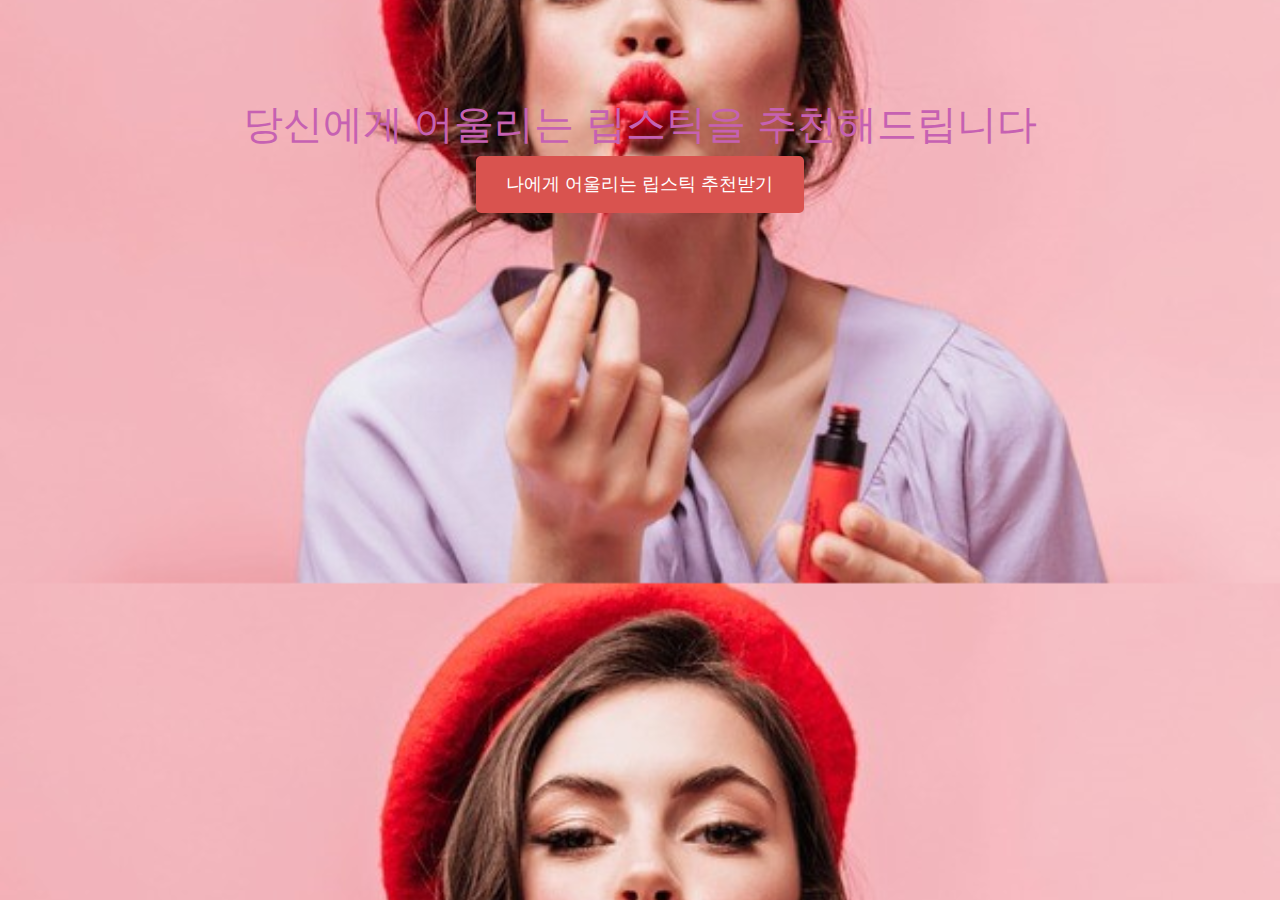
<file: index.html>
<!doctype html>
<html lang="en">
    <meta name="viewport">
  <head>
    <meta charset="utf-8">
    <meta name="viewport" content="width=device-width, initial-scale=1">
    <title>Bootstrap demo</title>
    <!DOCTYPE html>
<html lang="ko">
<head>
<link rel="preconnect" href="https://fonts.googleapis.com">

<link rel="preconnect" href="https:/ /fonts.gstatic.com" crossorigins>

<link href="https://fonts.googleapis.com/css2?family=Gugi&family=Noto+Sans+KR:wght@400;700&display=swap" rel="stylesheet">


    <meta charset="UTF-8">
    <meta name="viewport" content="width=device-width, initial-scale=1.0">
    <link rel="stylesheet" href="style.css">
    <title>립스틱 추천 홈페이지</title>
    <!-- 부트스트랩 CSS 링크 추가 -->
    <link href="https://stackpath.bootstrapcdn.com/bootstrap/4.5.2/css/bootstrap.min.css" rel="stylesheet">
    <style>
        body {
            background-image: url('photo1.jpg'); 
            background-size: cover;
            background-position: center;
            color: wheat;
        }
        .main-title {
            text-align: center;
            padding: 100px 0;
        }
        .btn-get-recommendation {
            background-color: #d9534f; 
            border: none;
            color: white;
            padding: 15px 30px;
            font-size: 18px;
            border-radius: 5px;
            cursor: pointer;
        }
    </style>
</head>
<body>

    <div class="main-title">
        <h1>당신에게 어울리는 립스틱을 추천해드립니다</h1>
        <a href="recommendation.html" class="btn btn-get-recommendation">나에게 어울리는 립스틱 추천받기</a>
    </div>

    <!-- 부트스트랩 JS 및 Popper.js, jQuery를 사용하기 위한 스크립트 추가 -->
    <script src="https://code.jquery.com/jquery-3.5.1.slim.min.js"></script>
    <script src="https://cdn.jsdelivr.net/npm/@popperjs/core@2.11.6/dist/umd/popper.min.js"></script>
    <script src="https://stackpath.bootstrapcdn.com/bootstrap/4.5.2/js/bootstrap.min.js"></script>
</body>
</html>
</file>
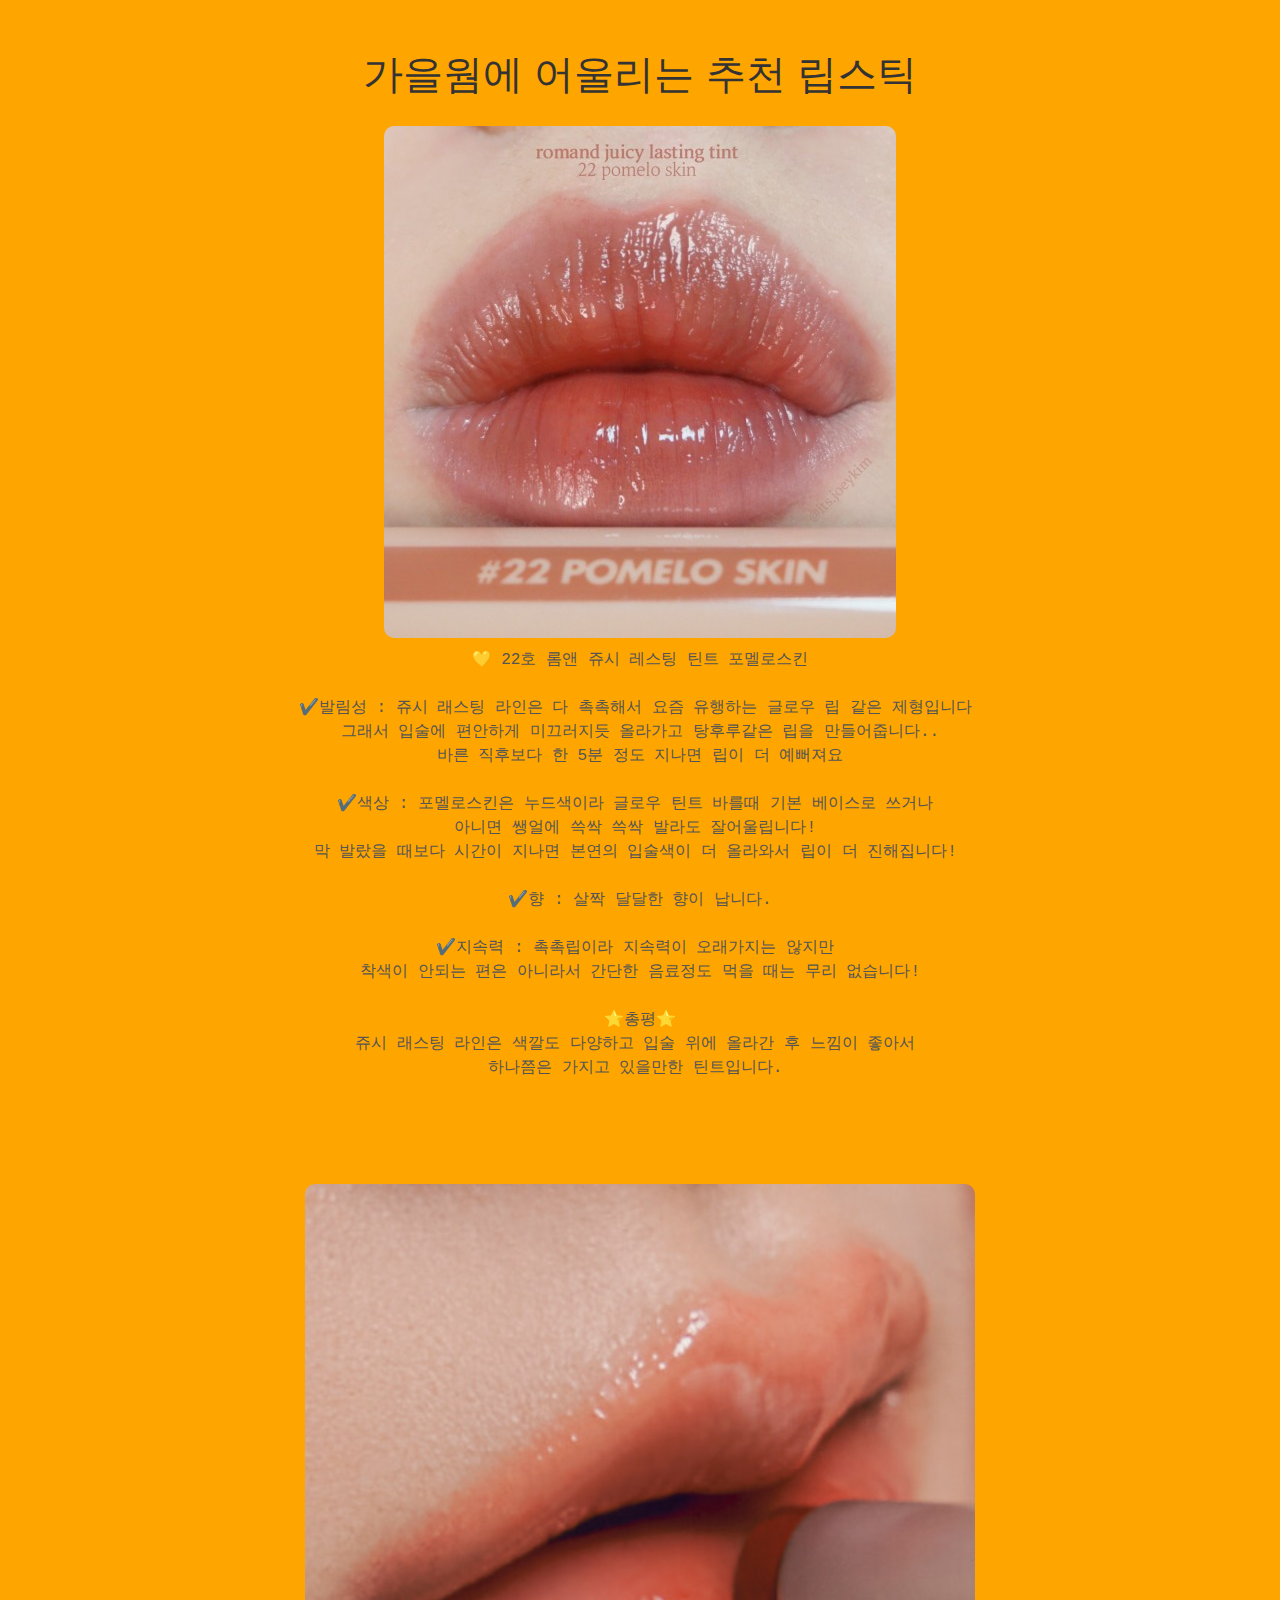
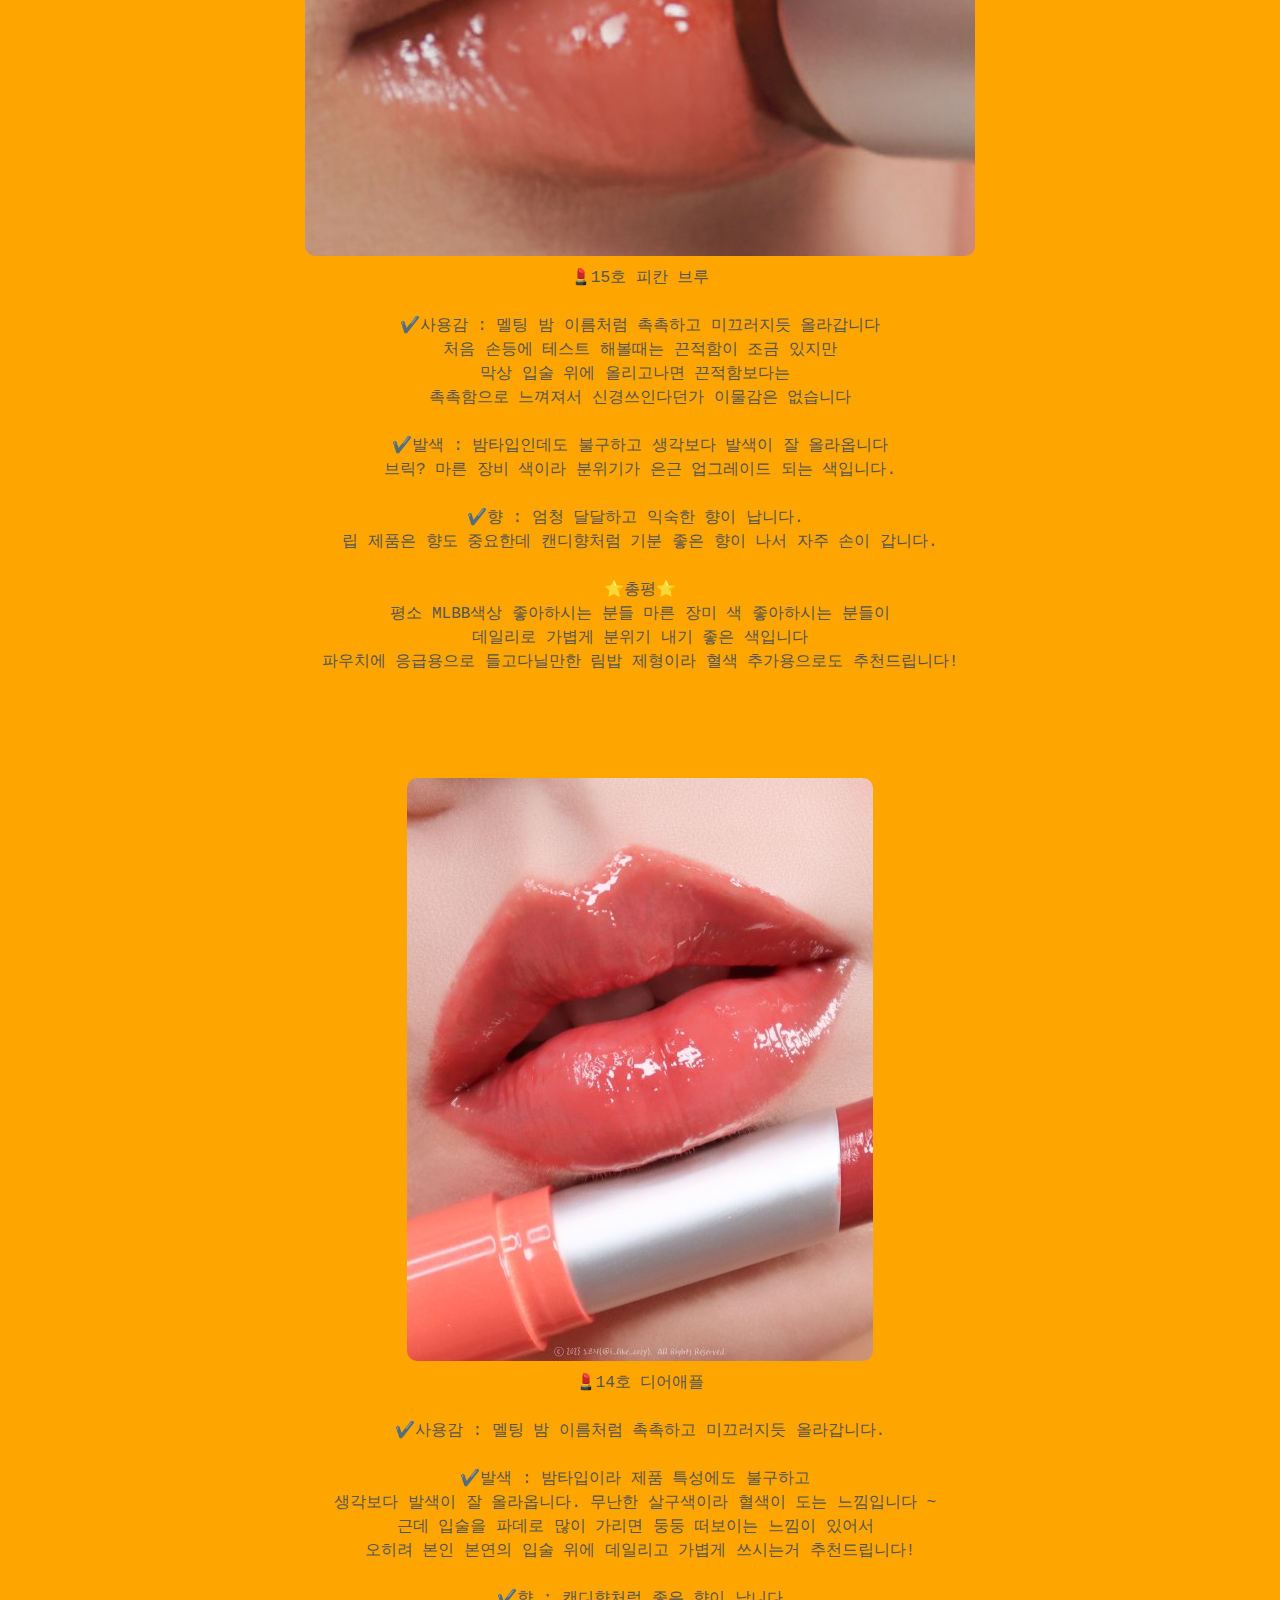
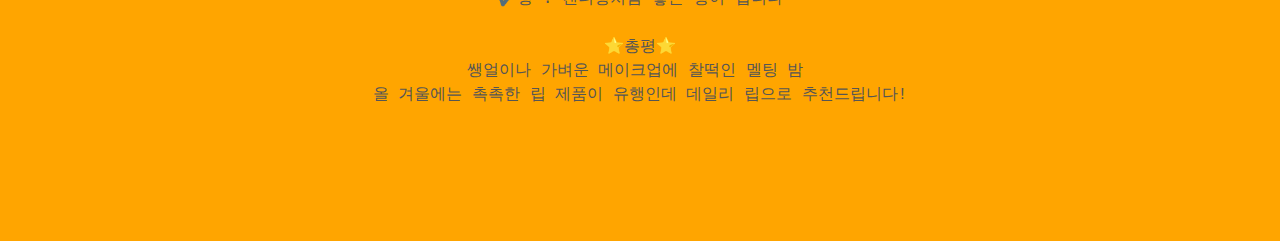
<file: autumn.html>
<!DOCTYPE html>
<html lang="ko">
<head>
    <meta charset="UTF-8">
    <meta name="viewport" content="width=device-width, initial-scale=1.0">
    <title>가을웜 추천 립스틱</title>
    <!-- 부트스트랩 CSS 링크 추가 -->
    <link href="https://stackpath.bootstrapcdn.com/bootstrap/4.5.2/css/bootstrap.min.css" rel="stylesheet">
    <style>
        body {
            font-family: 'Arial', sans-serif;
            background-color: orange; 
            color: #333;
            text-align: center;
            padding: 50px;
        }
        .lipstick-container {
            display: flex;
            justify-content: space-around;
            flex-wrap: wrap;
        }
        .lipstick-item {
            margin: 20px;
            text-align: center;
        }
        .lipstick-image {
            max-width: 100%;
            height: auto;
            border-radius: 10px;
        }
        .lipstick-description {
            margin-top: 10px;
            font-size: 16px;
            color: #555;
        }
    </style>
</head>
<body>

    <h1>가을웜에 어울리는 추천 립스틱</h1>

    <div class="lipstick-container">
        <div class="lipstick-item">
            <img src="autumn lip.jpeg" alt="립스틱 1" class="lipstick-image">
            <pre class="lipstick-description">
💛 22호 롬앤 쥬시 레스팅 틴트 포멜로스킨

✔️발림성 : 쥬시 래스팅 라인은 다 촉촉해서 요즘 유행하는 글로우 립 같은 제형입니다 
그래서 입술에 편안하게 미끄러지듯 올라가고 탕후루같은 립을 만들어줍니다..
바른 직후보다 한 5분 정도 지나면 립이 더 예뻐져요

✔️색상 : 포멜로스킨은 누드색이라 글로우 틴트 바를때 기본 베이스로 쓰거나 
아니면 쌩얼에 쓱싹 쓱싹 발라도 잘어울립니다! 
막 발랐을 때보다 시간이 지나면 본연의 입술색이 더 올라와서 립이 더 진해집니다! 

✔️향 : 살짝 달달한 향이 납니다.

✔️지속력 : 촉촉립이라 지속력이 오래가지는 않지만 
착색이 안되는 편은 아니라서 간단한 음료정도 먹을 때는 무리 없습니다!

⭐️총평⭐️
쥬시 래스팅 라인은 색깔도 다양하고 입술 위에 올라간 후 느낌이 좋아서 
하나쯤은 가지고 있을만한 틴트입니다. 

            </pre>
        </div>
        
        <div class="lipstick-item">
            <img src="autumn lip2.png" alt="립스틱 2" class="lipstick-image">
            <pre class="lipstick-description">
💄15호 피칸 브루

✔️사용감 : 멜팅 밤 이름처럼 촉촉하고 미끄러지듯 올라갑니다
처음 손등에 테스트 해볼때는 끈적함이 조금 있지만
막상 입술 위에 올리고나면 끈적함보다는 
촉촉함으로 느껴져서 신경쓰인다던가 이물감은 없습니다

✔️발색 : 밤타입인데도 불구하고 생각보다 발색이 잘 올라옵니다
브릭? 마른 장비 색이라 분위기가 은근 업그레이드 되는 색입니다.

✔️향 : 엄청 달달하고 익숙한 향이 납니다. 
립 제품은 향도 중요한데 캔디향처럼 기분 좋은 향이 나서 자주 손이 갑니다.

⭐️총평⭐️
평소 MLBB색상 좋아하시는 분들 마른 장미 색 좋아하시는 분들이
데일리로 가볍게 분위기 내기 좋은 색입니다
파우치에 응급용으로 들고다닐만한 림밥 제형이라 혈색 추가용으로도 추천드립니다!

            </pre>
        </div>
        
        <div class="lipstick-item">
            <img src="autumn lip3.jpeg" alt="립스틱 3" class="lipstick-image">
            <pre class="lipstick-description">
💄14호 디어애플

✔️사용감 : 멜팅 밤 이름처럼 촉촉하고 미끄러지듯 올라갑니다.

✔️발색 : 밤타입이라 제품 특성에도 불구하고 
생각보다 발색이 잘 올라옵니다. 무난한 살구색이라 혈색이 도는 느낌입니다 ~ 
근데 입술을 파데로 많이 가리면 둥둥 떠보이는 느낌이 있어서 
오히려 본인 본연의 입술 위에 데일리고 가볍게 쓰시는거 추천드립니다!

✔️향 : 캔디향처럼 좋은 향이 납니다

⭐️총평⭐️
쌩얼이나 가벼운 메이크업에 찰떡인 멜팅 밤 
올 겨울에는 촉촉한 립 제품이 유행인데 데일리 립으로 추천드립니다!

            </pre>
        </div>
        
        
    </div>

    <!-- 부트스트랩 JS 및 Popper.js, jQuery를 사용하기 위한 스크립트 추가 -->
    <script src="https://code.jquery.com/jquery-3.5.1.slim.min.js"></script>
    <script src="https://cdn.jsdelivr.net/npm/@popperjs/core@2.11.6/dist/umd/popper.min.js"></script>
    <script src="https://stackpath.bootstrapcdn.com/bootstrap/4.5.2/js/bootstrap.min.js"></script>
</body>
</html>
</file>
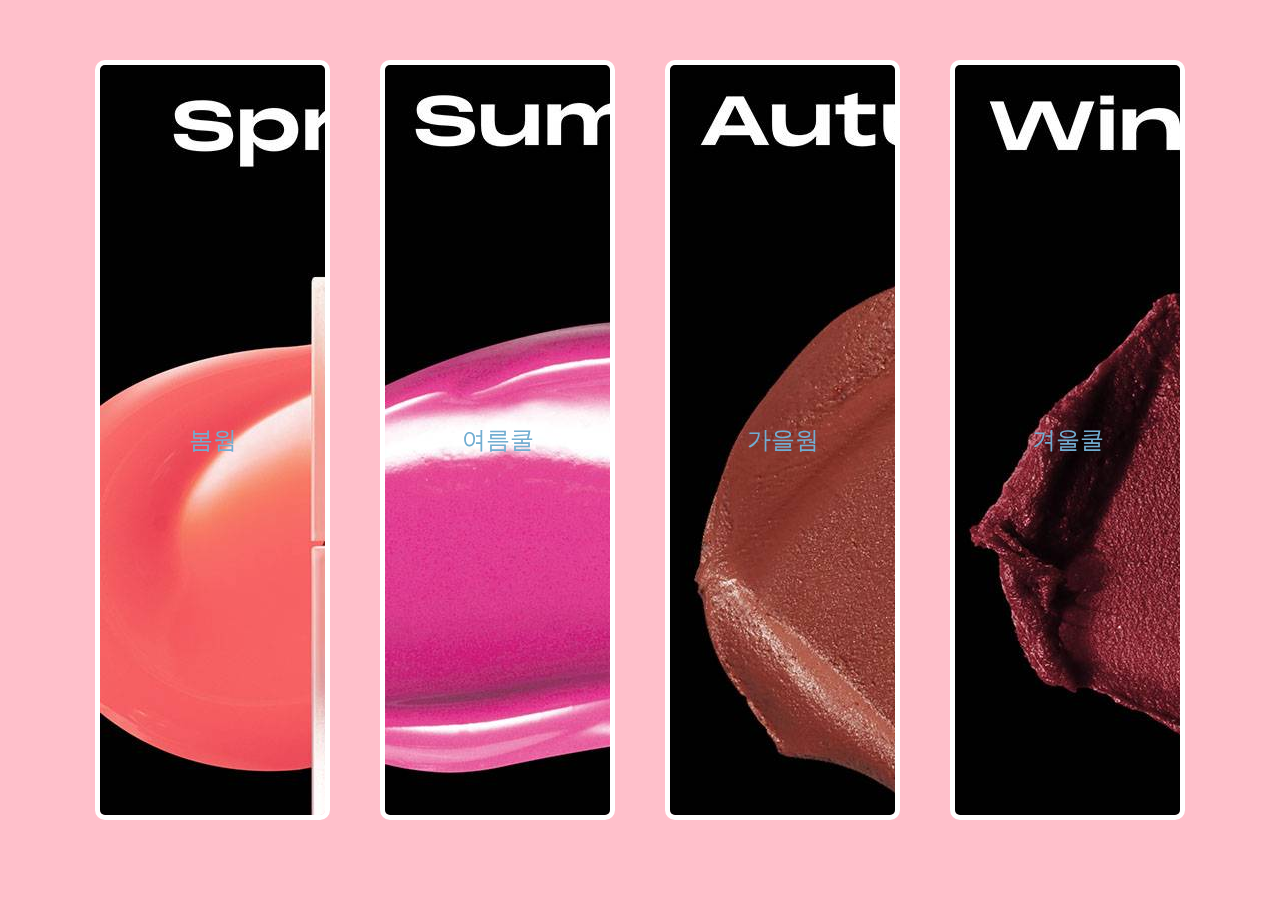
<file: recommendation.html>
<!DOCTYPE html>
<html lang="ko">
<head>
    <meta charset="UTF-8">
    <meta name="viewport" content="width=device-width, initial-scale=1.0">
    <title>립스틱 추천 홈페이지</title>
    <!-- 부트스트랩 CSS 링크 추가 -->
    <link href="https://stackpath.bootstrapcdn.com/bootstrap/4.5.2/css/bootstrap.min.css" rel="stylesheet">
    <style>
        body {
            color: #333;
        }
        .season-section {
            text-align: center;
            padding: 50px 0;
        }
        .season-item {
            position: relative;
            overflow: hidden;
        }
        .season-text {
            position: absolute;
            top: 50%;
            left: 50%;
            transform: translate(-50%, -50%);
            font-size: 24px;
            color: rgb(133, 60, 133);
        }
    </style>
     <style>
        body {
            color: #333;
        }
        body::before {
            content: "";
            position: fixed;
            top: 0;
            left: 0;
            width: 100%;
            height: 100%;
            background-color: pink; 
            z-index: -1;
        }
        .season-section {
            text-align: center;
            padding: 50px 0;
        }
        .season-item {
            position: relative;
            overflow: hidden;
            border: 5px solid white; 
            border-radius: 10px; 
            margin: 10px;
        }
        .season-text {
            position: absolute;
            top: 50%;
            left: 50%;
            transform: translate(-50%, -50%);
            font-size: 24px;
            color: rgb(114, 173, 209);
        }
    </style>
</head>
<body>

    <section class="season-section">
        <div class="container">
            <div class="row">
                <div class="col-md-3">
                    <div class="season-item">
                        <a href="spring.html">
                            <img src="photo3(spring).jpg" alt="봄라이트">
                            <div class="season-text">봄웜</div>
                        </a>
                    </div>
                </div>
                <div class="col-md-3">
                    <div class="season-item">
                        <a href="summer.html">
                            <img src="photo4(summer).jpg" alt="여름쿨">
                            <div class="season-text">여름쿨</div>
                        </a>
                    </div>
                </div>
                <div class="col-md-3">
                    <div class="season-item">
                        <a href="autumn.html">
                            <img src="photo2.jpg" alt="가을웜">
                            <div class="season-text">가을웜</div>
                        </a>
                    </div>
                </div>
                <div class="col-md-3">
                    <div class="season-item">
                        <a href="winter.html">
                            <img src="photo5(winter).jpg" alt="겨울쿨">
                            <div class="season-text">겨울쿨</div>
                        </a>
                    </div>
                </div>
            </div>
        </div>
    </section>

    <!-- 부트스트랩 JS 및 Popper.js, jQuery를 사용하기 위한 스크립트 추가 -->
    <script src="https://code.jquery.com/jquery-3.5.1.slim.min.js"></script>
    <script src="https://cdn.jsdelivr.net/npm/@popperjs/core@2.11.6/dist/umd/popper.min.js"></script>
    <script src="https://stackpath.bootstrapcdn.com/bootstrap/4.5.2/js/bootstrap.min.js"></script>
</body>
</html>
</file>
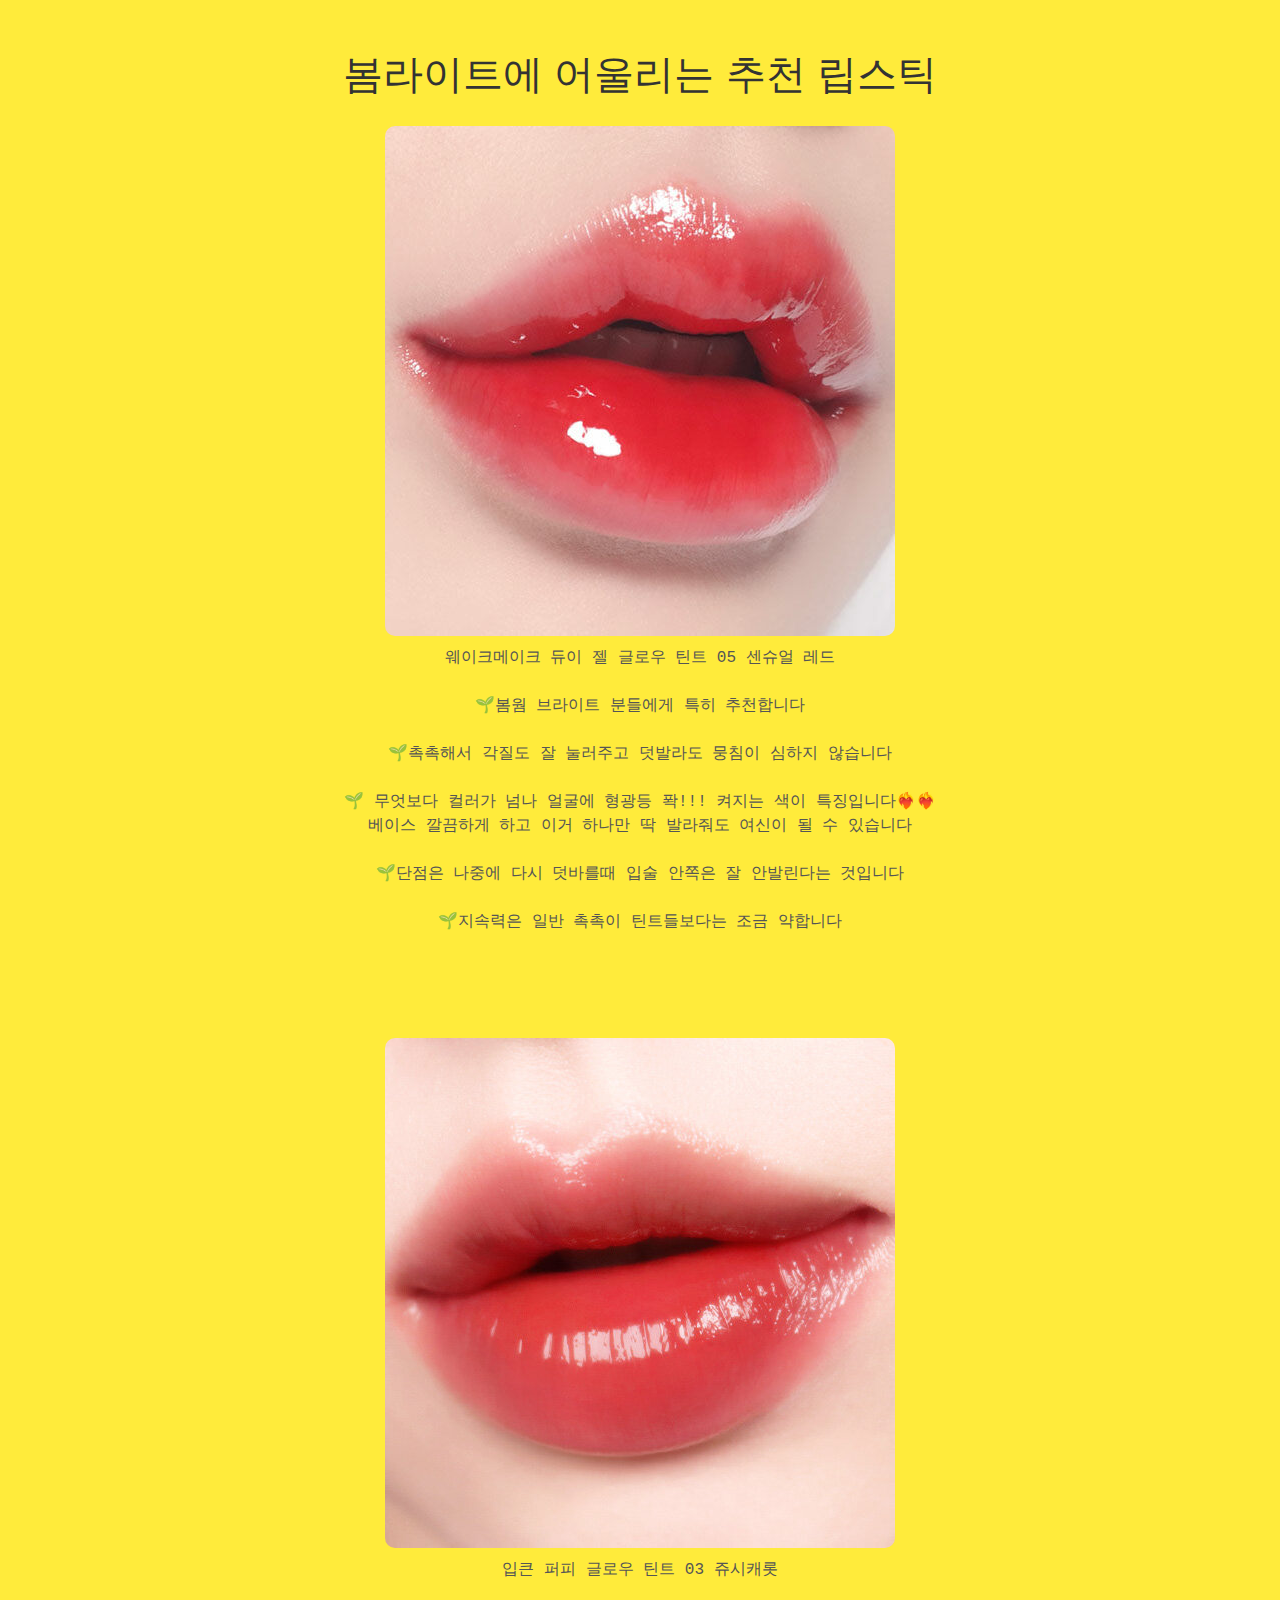
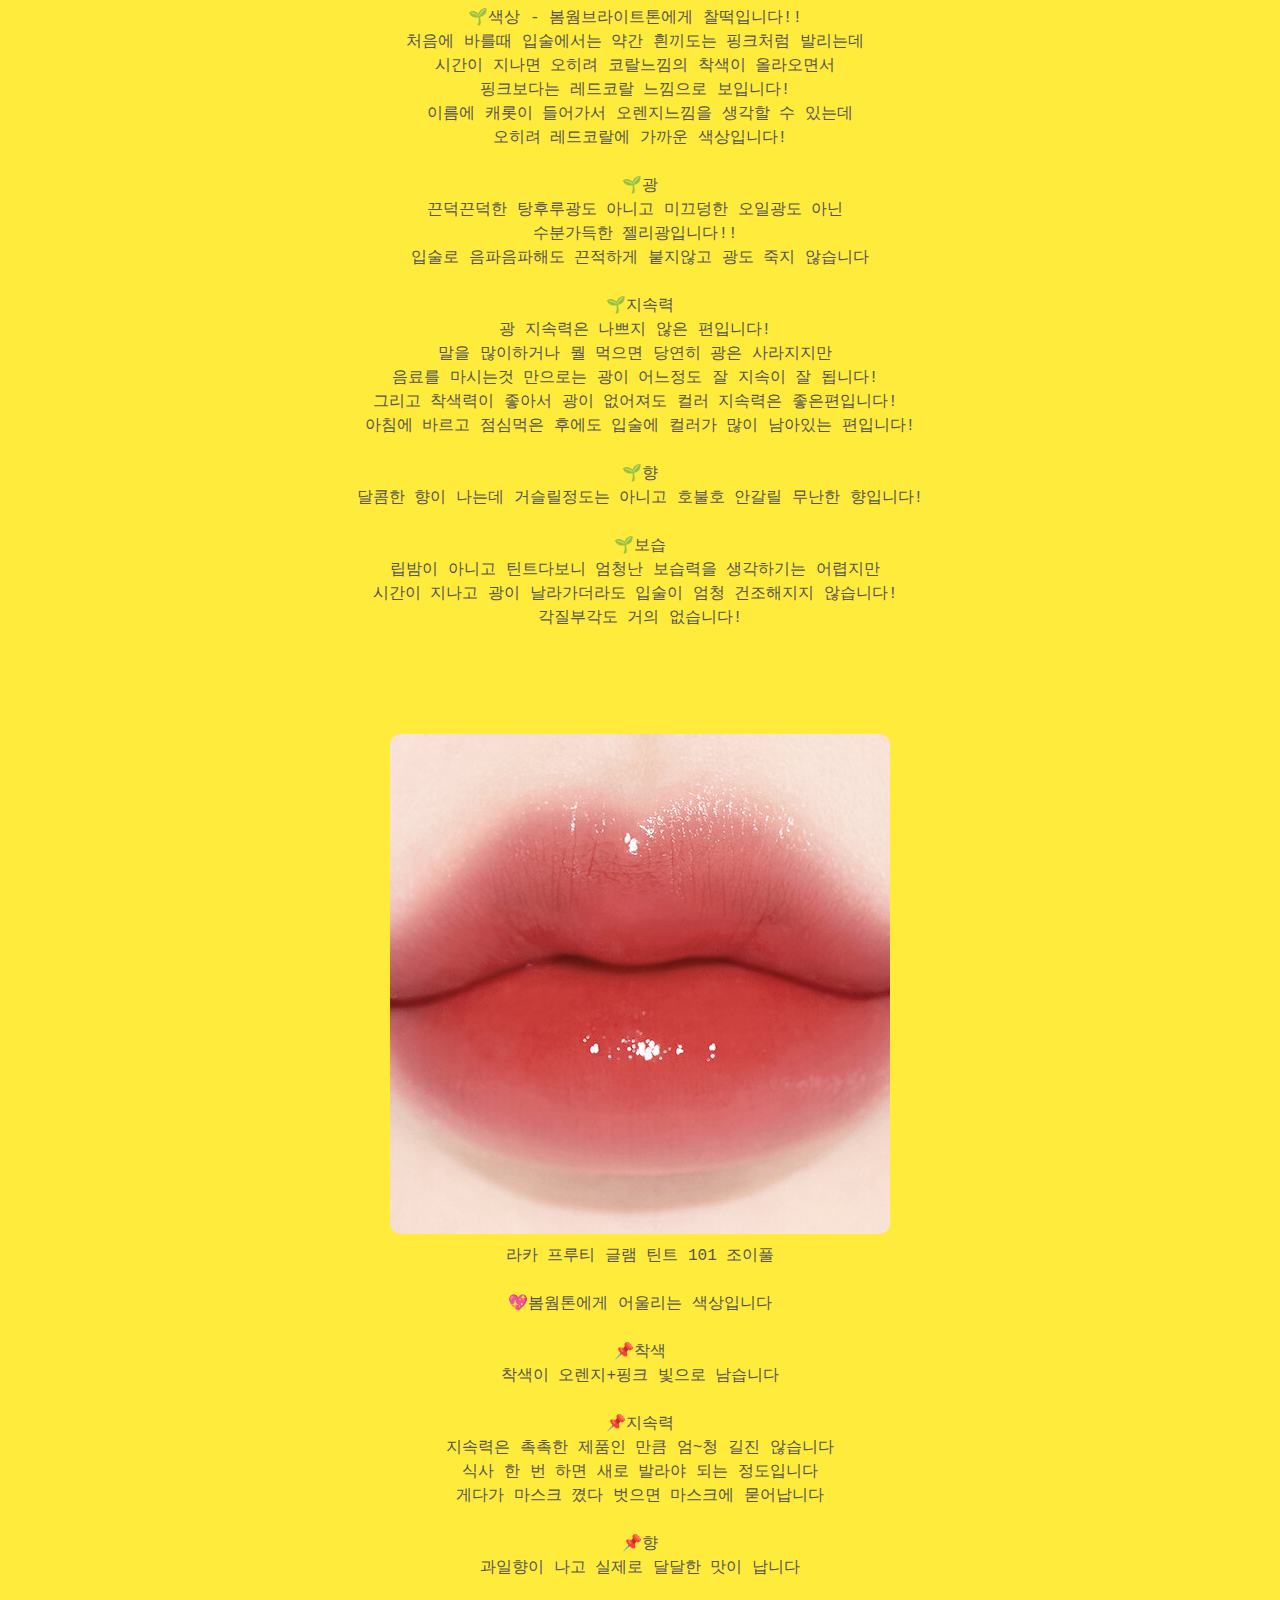
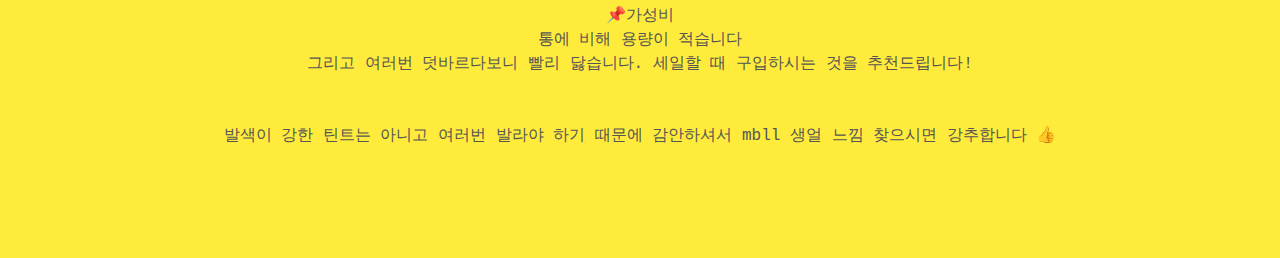
<file: spring.html>
<!DOCTYPE html>
<html lang="ko">
<head>
    <meta charset="UTF-8">
    <meta name="viewport" content="width=device-width, initial-scale=1.0">
    <title>봄라이트 추천 립스틱</title>
    <!-- 부트스트랩 CSS 링크 추가 -->
    <link href="https://stackpath.bootstrapcdn.com/bootstrap/4.5.2/css/bootstrap.min.css" rel="stylesheet">
    <style>
        body {
            font-family: 'Arial', sans-serif;
            background-color: #FFEB3B;
            color: #333;
            text-align: center;
            padding: 50px;
        }
        .lipstick-container {
            display: flex;
            justify-content: space-around;
            flex-wrap: wrap;
        }
        .lipstick-item {
            margin: 20px;
            text-align: center;
        }
        .lipstick-image {
            max-width: 100%; 
            height: auto;
            border-radius: 10px;
        }
        .lipstick-description {
            margin-top: 10px;
            font-size: 16px;
            color: #555;
        }
    </style>
</head>
<body>

    <h1>봄라이트에 어울리는 추천 립스틱</h1>

    <div class="lipstick-container">
        <div class="lipstick-item">
            <img src="spring lip1.jpg" alt="립스틱 1" class="lipstick-image">
            <pre class="lipstick-description">
웨이크메이크 듀이 젤 글로우 틴트 05 센슈얼 레드

🌱봄웜 브라이트 분들에게 특히 추천합니다

🌱촉촉해서 각질도 잘 눌러주고 덧발라도 뭉침이 심하지 않습니다

🌱 무엇보다 컬러가 넘나 얼굴에 형광등 퐉!!! 켜지는 색이 특징입니다❤️‍🔥❤️‍🔥
베이스 깔끔하게 하고 이거 하나만 딱 발라줘도 여신이 될 수 있습니다

🌱단점은 나중에 다시 덧바를때 입술 안쪽은 잘 안발린다는 것입니다

🌱지속력은 일반 촉촉이 틴트들보다는 조금 약합니다

            </pre>
        </div>
        
        <div class="lipstick-item">
            <img src="spring lip2.jpg" alt="립스틱 2" class="lipstick-image">
            <pre class="lipstick-description">
입큰 퍼피 글로우 틴트 03 쥬시캐롯

🌱색상 - 봄웜브라이트톤에게 찰떡입니다!! 
처음에 바를때 입술에서는 약간 흰끼도는 핑크처럼 발리는데 
시간이 지나면 오히려 코랄느낌의 착색이 올라오면서 
핑크보다는 레드코랄 느낌으로 보입니다! 
이름에 캐롯이 들어가서 오렌지느낌을 생각할 수 있는데
오히려 레드코랄에 가까운 색상입니다!

🌱광
끈덕끈덕한 탕후루광도 아니고 미끄덩한 오일광도 아닌 
수분가득한 젤리광입니다!! 
입술로 음파음파해도 끈적하게 붙지않고 광도 죽지 않습니다

🌱지속력
광 지속력은 나쁘지 않은 편입니다! 
말을 많이하거나 뭘 먹으면 당연히 광은 사라지지만 
음료를 마시는것 만으로는 광이 어느정도 잘 지속이 잘 됩니다! 
그리고 착색력이 좋아서 광이 없어져도 컬러 지속력은 좋은편입니다! 
아침에 바르고 점심먹은 후에도 입술에 컬러가 많이 남아있는 편입니다!

🌱향
달콤한 향이 나는데 거슬릴정도는 아니고 호불호 안갈릴 무난한 향입니다!

🌱보습
립밤이 아니고 틴트다보니 엄청난 보습력을 생각하기는 어렵지만 
시간이 지나고 광이 날라가더라도 입술이 엄청 건조해지지 않습니다! 
각질부각도 거의 없습니다!

            </pre>
        </div>
        
        <div class="lipstick-item">
            <img src="spring lip3.jpg" alt="립스틱 3" class="lipstick-image">
            <pre class="lipstick-description">
라카 프루티 글램 틴트 101 조이풀

💖봄웜톤에게 어울리는 색상입니다

📌착색
착색이 오렌지+핑크 빛으로 남습니다

📌지속력
지속력은 촉촉한 제품인 만큼 엄~청 길진 않습니다
식사 한 번 하면 새로 발라야 되는 정도입니다
게다가 마스크 꼈다 벗으면 마스크에 묻어납니다

📌향
과일향이 나고 실제로 달달한 맛이 납니다

📌가성비
통에 비해 용량이 적습니다
그리고 여러번 덧바르다보니 빨리 닳습니다. 세일할 때 구입하시는 것을 추천드립니다!


발색이 강한 틴트는 아니고 여러번 발라야 하기 때문에 감안하셔서 mbll 생얼 느낌 찾으시면 강추합니다 👍
            </pre>
        </div>
        
        
    </div>

    <!-- 부트스트랩 JS 및 Popper.js, jQuery를 사용하기 위한 스크립트 추가 -->
    <script src="https://code.jquery.com/jquery-3.5.1.slim.min.js"></script>
    <script src="https://cdn.jsdelivr.net/npm/@popperjs/core@2.11.6/dist/umd/popper.min.js"></script>
    <script src="https://stackpath.bootstrapcdn.com/bootstrap/4.5.2/js/bootstrap.min.js"></script>
</body>
</html>
</file>
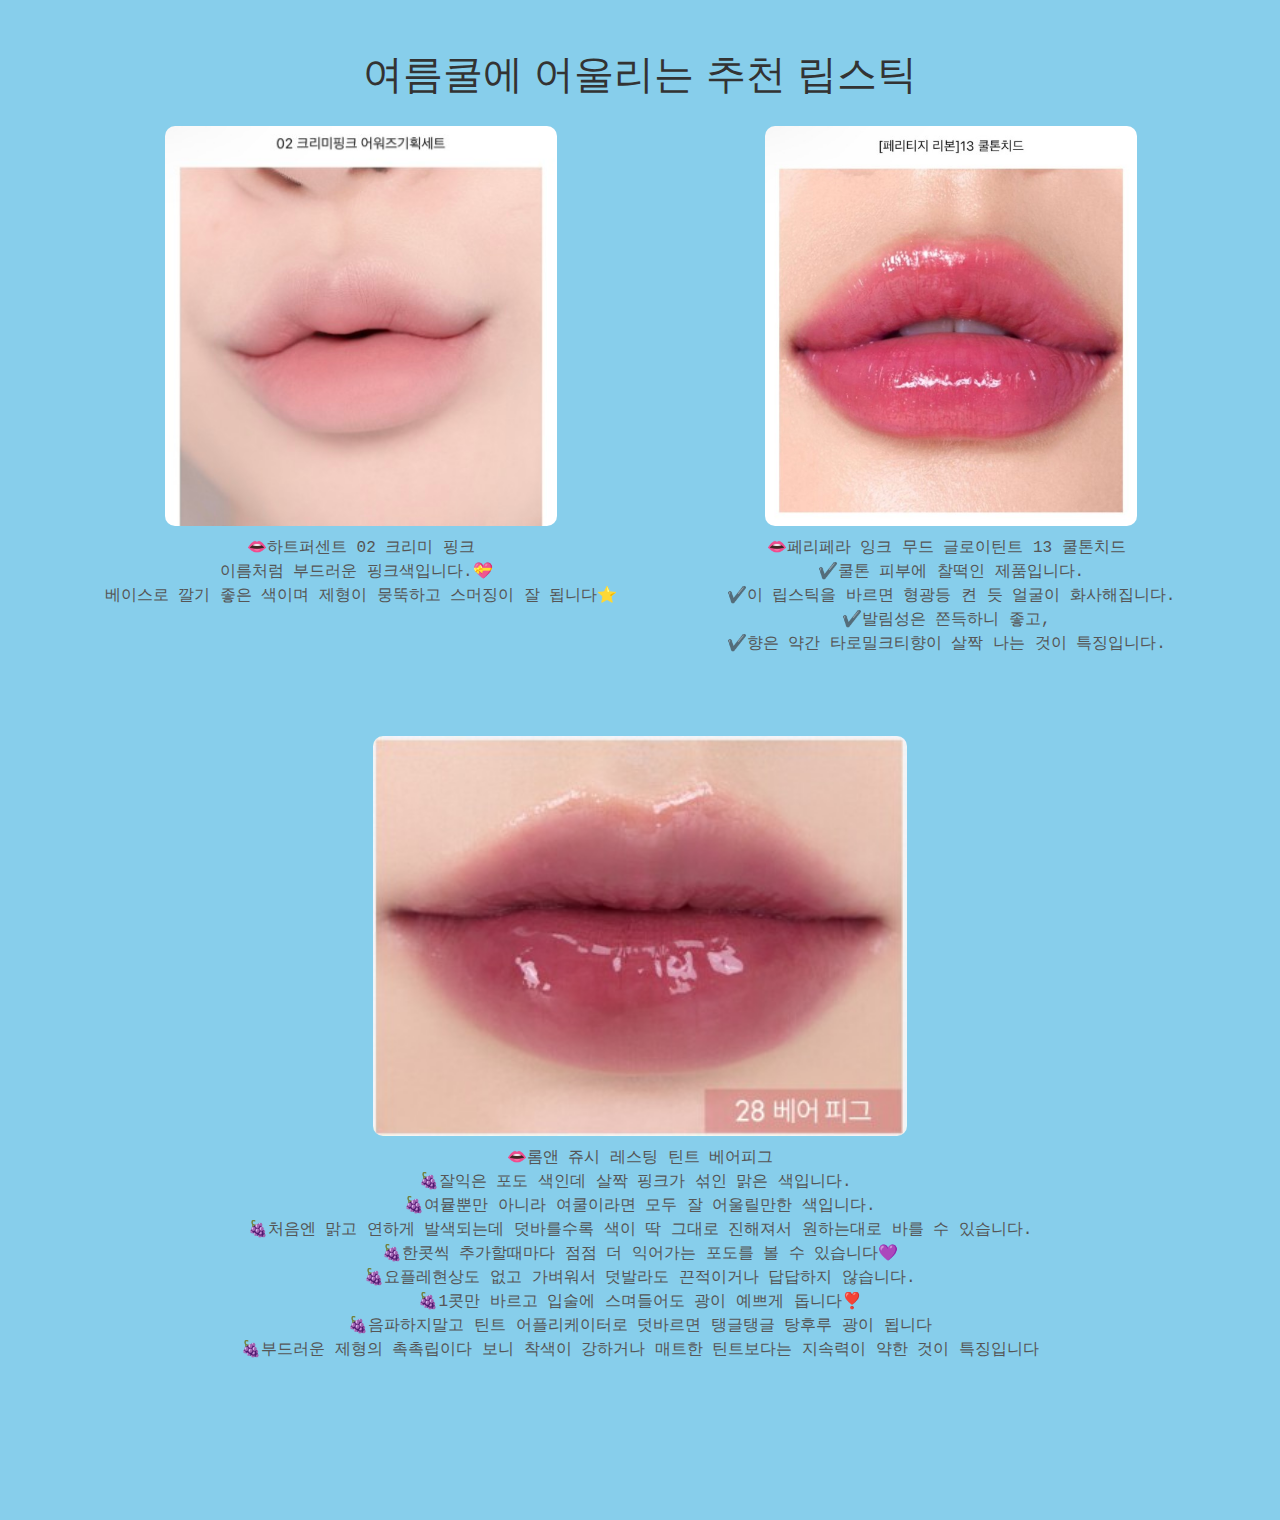
<file: summer.html>
<!DOCTYPE html>
<html lang="ko">
<head>
    <meta charset="UTF-8">
    <meta name="viewport" content="width=device-width, initial-scale=1.0">
    <title>여름쿨 추천 립스틱</title>
    <!-- 부트스트랩 CSS 링크 추가 -->
    <link href="https://stackpath.bootstrapcdn.com/bootstrap/4.5.2/css/bootstrap.min.css" rel="stylesheet">
    <style>
        body {
            font-family: 'Arial', sans-serif;
            background-color: #87CEEB; 
            color: #333;
            text-align: center;
            padding: 50px;
        }
        .lipstick-container {
            display: flex;
            justify-content: space-around;
            flex-wrap: wrap;
        }
        .lipstick-item {
            margin: 20px;
            text-align: center;
        }
        .lipstick-image {
            max-width: 100%;
            height: 400px;
            border-radius: 10px;
        }
        .lipstick-description {
            margin-top: 10px;
            font-size: 16px;
            color: #555;
        }
    </style>
</head>
<body>

    <h1>여름쿨에 어울리는 추천 립스틱</h1>

    <div class="lipstick-container">
        <div class="lipstick-item">
            <img src="summer lip.jpg" alt="립스틱 1" class="lipstick-image">
            <pre class="lipstick-description">
👄하트퍼센트 02 크리미 핑크
이름처럼 부드러운 핑크색입니다.💝 
베이스로 깔기 좋은 색이며 제형이 뭉뚝하고 스머징이 잘 됩니다⭐️
            </pre>
        </div>
        
        <div class="lipstick-item">
            <img src="summer lip2.jpeg" alt="립스틱 2" class="lipstick-image">
            <pre class="lipstick-description">
👄페리페라 잉크 무드 글로이틴트 13 쿨톤치드 
✔️쿨톤 피부에 찰떡인 제품입니다.
✔️이 립스틱을 바르면 형광등 켠 듯 얼굴이 화사해집니다.
✔️발림성은 쫀득하니 좋고, 
✔️향은 약간 타로밀크티향이 살짝 나는 것이 특징입니다. 
            </pre>
        </div>
        
        <div class="lipstick-item">
            <img src="summer lip3.jpeg" alt="립스틱 3" class="lipstick-image">
            <pre class="lipstick-description">
👄롬앤 쥬시 레스팅 틴트 베어피그
🍇잘익은 포도 색인데 살짝 핑크가 섞인 맑은 색입니다. 
🍇여뮽뿐만 아니라 여쿨이라면 모두 잘 어울릴만한 색입니다.
🍇처음엔 맑고 연하게 발색되는데 덧바를수록 색이 딱 그대로 진해져서 원하는대로 바를 수 있습니다.
🍇한콧씩 추가할때마다 점점 더 익어가는 포도를 볼 수 있습니다💜
🍇요플레현상도 없고 가벼워서 덧발라도 끈적이거나 답답하지 않습니다.
🍇1콧만 바르고 입술에 스며들어도 광이 예쁘게 돕니다❣️
🍇음파하지말고 틴트 어플리케이터로 덧바르면 탱글탱글 탕후루 광이 됩니다
🍇부드러운 제형의 촉촉립이다 보니 착색이 강하거나 매트한 틴트보다는 지속력이 약한 것이 특징입니다


            </pre>
        </div>
        
        

    <!-- 부트스트랩 JS 및 Popper.js, jQuery를 사용하기 위한 스크립트 추가 -->
    <script src="https://code.jquery.com/jquery-3.5.1.slim.min.js"></script>
    <script src="https://cdn.jsdelivr.net/npm/@popperjs/core@2.11.6/dist/umd/popper.min.js"></script>
    <script src="https://stackpath.bootstrapcdn.com/bootstrap/4.5.2/js/bootstrap.min.js"></script>
</body>
</html>
</file>
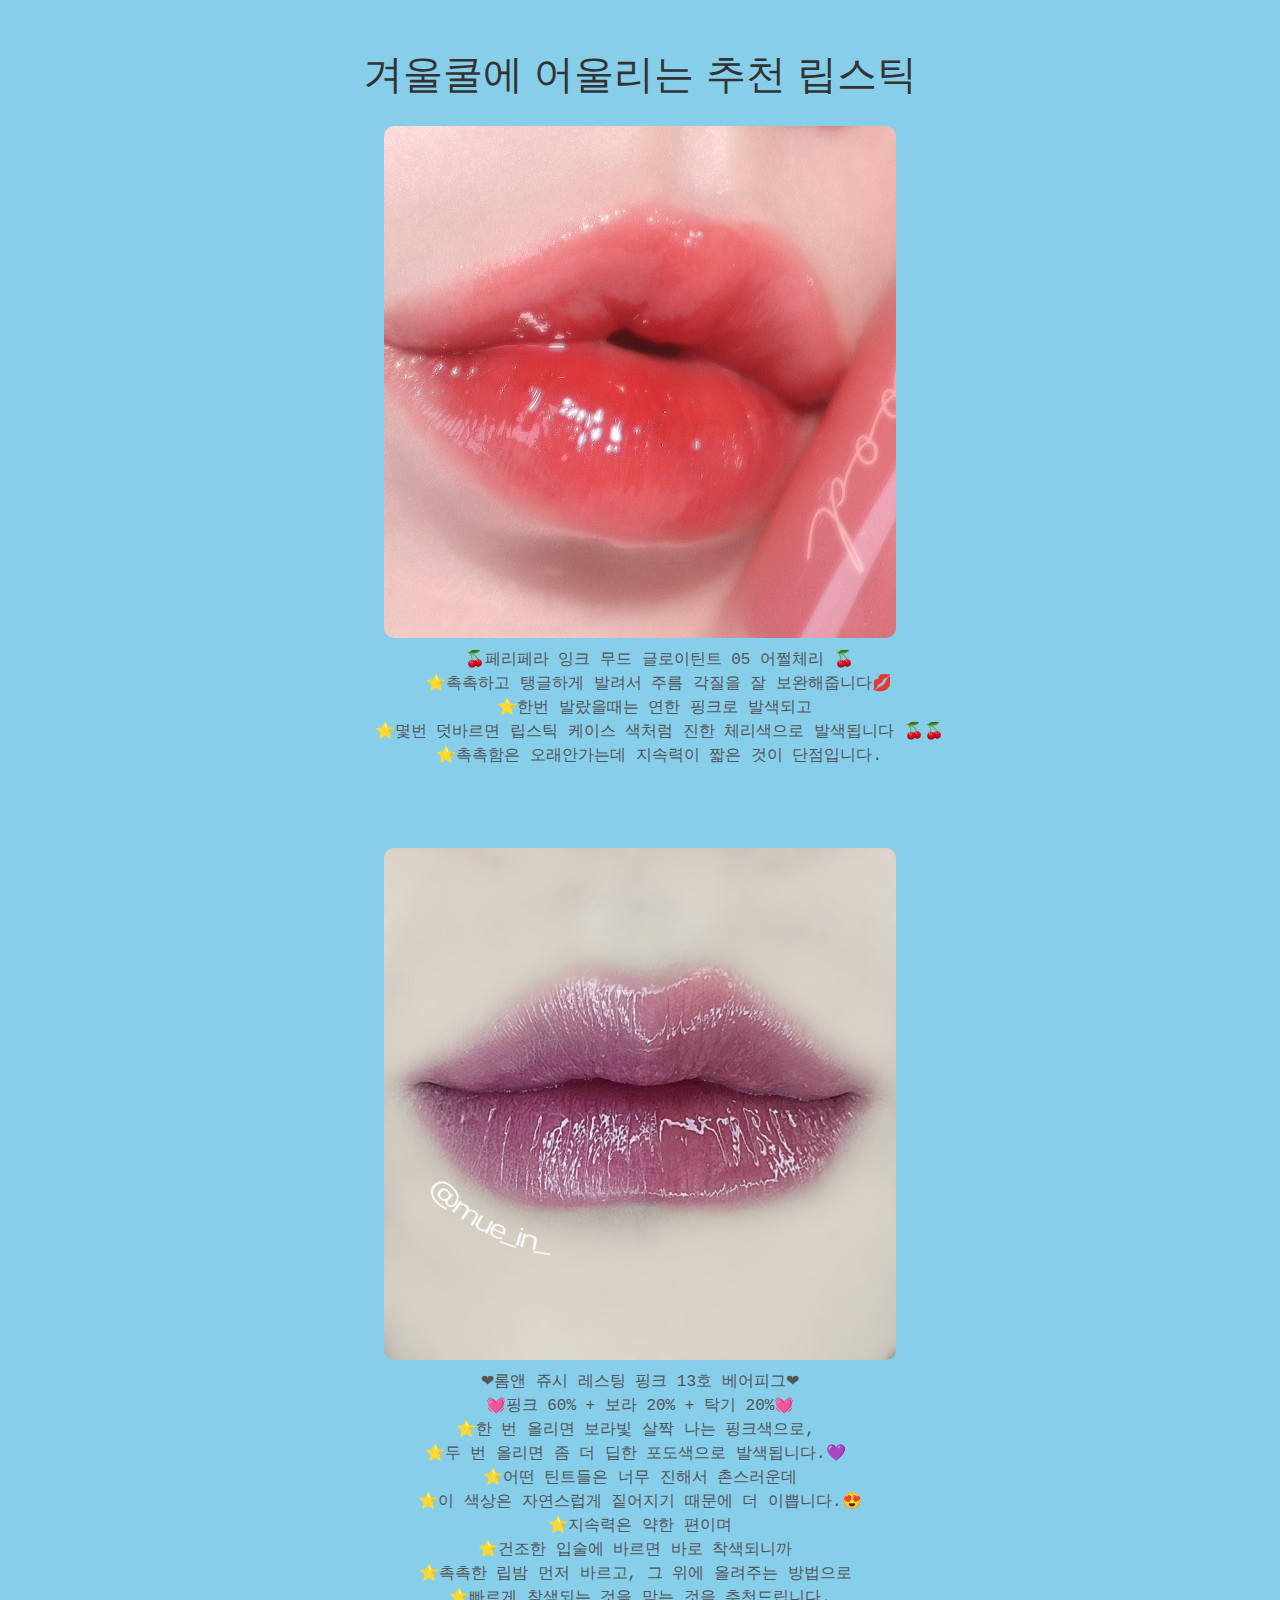
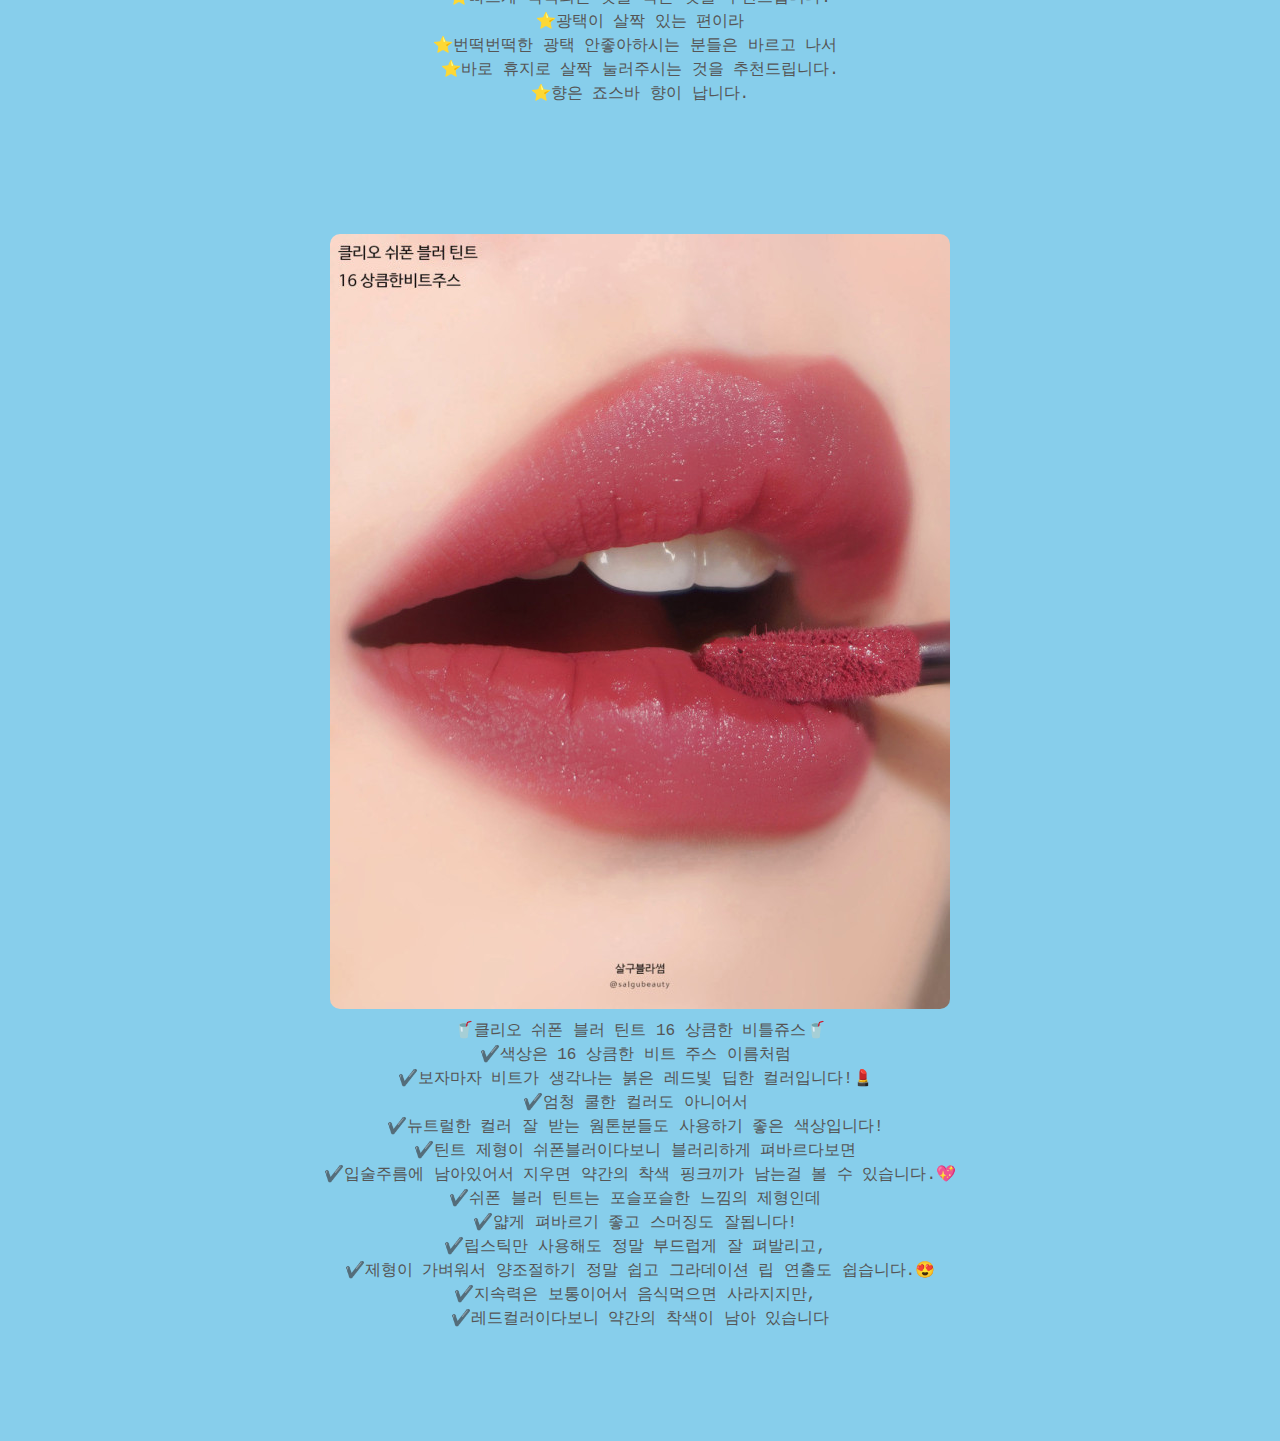
<file: winter.html>
<!DOCTYPE html>
<html lang="ko">
<head>
    <meta charset="UTF-8">
    <meta name="viewport" content="width=device-width, initial-scale=1.0">
    <title>겨울쿨 추천 립스틱</title>
    <!-- 부트스트랩 CSS 링크 추가 -->
    <link href="https://stackpath.bootstrapcdn.com/bootstrap/4.5.2/css/bootstrap.min.css" rel="stylesheet">
    <style>
        body {
            font-family: 'Arial', sans-serif;
            background-color: #87CEEB; 
            color: #333;
            text-align: center;
            padding: 50px;
        }
        .lipstick-container {
            display: flex;
            justify-content: space-around;
            flex-wrap: wrap;
        }
        .lipstick-item {
            margin: 20px;
            text-align: center;
        }
        .lipstick-image {
            max-width: 100%;
            height: auto;
            border-radius: 10px;
        }
        .lipstick-description {
            margin-top: 10px;
            font-size: 16px;
            color: #555;
        }
    </style>
</head>
<body>

    <h1>겨울쿨에 어울리는 추천 립스틱</h1>

    <div class="lipstick-container">
        <div class="lipstick-item">
            <img src="winter lip.jpeg" alt="립스틱 1" class="lipstick-image">
            <pre class="lipstick-description">
    🍒페리페라 잉크 무드 글로이틴트 05 어쩔체리 🍒
    ⭐촉촉하고 탱글하게 발려서 주름 각질을 잘 보완해줍니다💋
    ⭐한번 발랐을때는 연한 핑크로 발색되고 
    ⭐몇번 덧바르면 립스틱 케이스 색처럼 진한 체리색으로 발색됩니다 🍒🍒
    ⭐촉촉함은 오래안가는데 지속력이 짧은 것이 단점입니다.
            </pre>
        </div>
        
        <div class="lipstick-item">
            <img src="winter lip2.jpeg" alt="립스틱 2" class="lipstick-image">
            <pre class="lipstick-description">
❤롬앤 쥬시 레스팅 핑크 13호 베어피그❤
💓핑크 60% + 보라 20% + 탁기 20%💓
⭐한 번 올리면 보라빛 살짝 나는 핑크색으로, 
⭐두 번 올리면 좀 더 딥한 포도색으로 발색됩니다.💜 
⭐어떤 틴트들은 너무 진해서 촌스러운데
⭐이 색상은 자연스럽게 짙어지기 때문에 더 이쁩니다.😍
⭐지속력은 약한 편이며
⭐건조한 입술에 바르면 바로 착색되니까 
⭐촉촉한 립밤 먼저 바르고, 그 위에 올려주는 방법으로 
⭐빠르게 착색되는 것을 막는 것을 추천드립니다.
⭐광택이 살짝 있는 편이라
⭐번떡번떡한 광택 안좋아하시는 분들은 바르고 나서 
⭐바로 휴지로 살짝 눌러주시는 것을 추천드립니다.
⭐향은 죠스바 향이 납니다.


            </pre>
        </div>
        
        <div class="lipstick-item">
            <img src="winter lip3.jpeg" alt="립스틱 3" class="lipstick-image">
            <pre class="lipstick-description">
🥤클리오 쉬폰 블러 틴트 16 상큼한 비틀쥬스🥤
✔️색상은 16 상큼한 비트 주스 이름처럼 
✔️보자마자 비트가 생각나는 붉은 레드빛 딥한 컬러입니다!💄 
✔️엄청 쿨한 컬러도 아니어서 
✔️뉴트럴한 컬러 잘 받는 웜톤분들도 사용하기 좋은 색상입니다! 
✔️틴트 제형이 쉬폰블러이다보니 블러리하게 펴바르다보면 
✔️입술주름에 남아있어서 지우면 약간의 착색 핑크끼가 남는걸 볼 수 있습니다.💖
✔️쉬폰 블러 틴트는 포슬포슬한 느낌의 제형인데 
✔️얇게 펴바르기 좋고 스머징도 잘됩니다! 
✔️립스틱만 사용해도 정말 부드럽게 잘 펴발리고, 
✔️제형이 가벼워서 양조절하기 정말 쉽고 그라데이션 립 연출도 쉽습니다.😍
✔️지속력은 보통이어서 음식먹으면 사라지지만, 
✔️레드컬러이다보니 약간의 착색이 남아 있습니다
            </pre>
        </div>
</file>
<file: style.css>
/* style.css */

/* Reset some default styles for better consistency across browsers */
body, h1, h2, h3, p {
    margin: 0;
    padding: 0;
}

body {
    font-family: 'Gaegu-Regular.ttf', sans-serif; 
    line-height: 1.6;
    color: #bf6aa8; 
}

/* Header styles */
header {
    background-color: #f8f8f8;
    padding: 10px;
    text-align: center;
}

h1 {
    color: #c661b2;
}

/* Navigation styles */
nav {
    background-color: #333;
    color: #fff;
    padding: 10px;
}

nav a {
    color: #fff;
    text-decoration: none;
    margin-right: 15px;
}

/* Main content styles */
main {
    padding: 20px;
}

/* Footer styles */
footer {
    background-color: #f8f8f8;
    padding: 10px;
    text-align: center;
}
</file>
